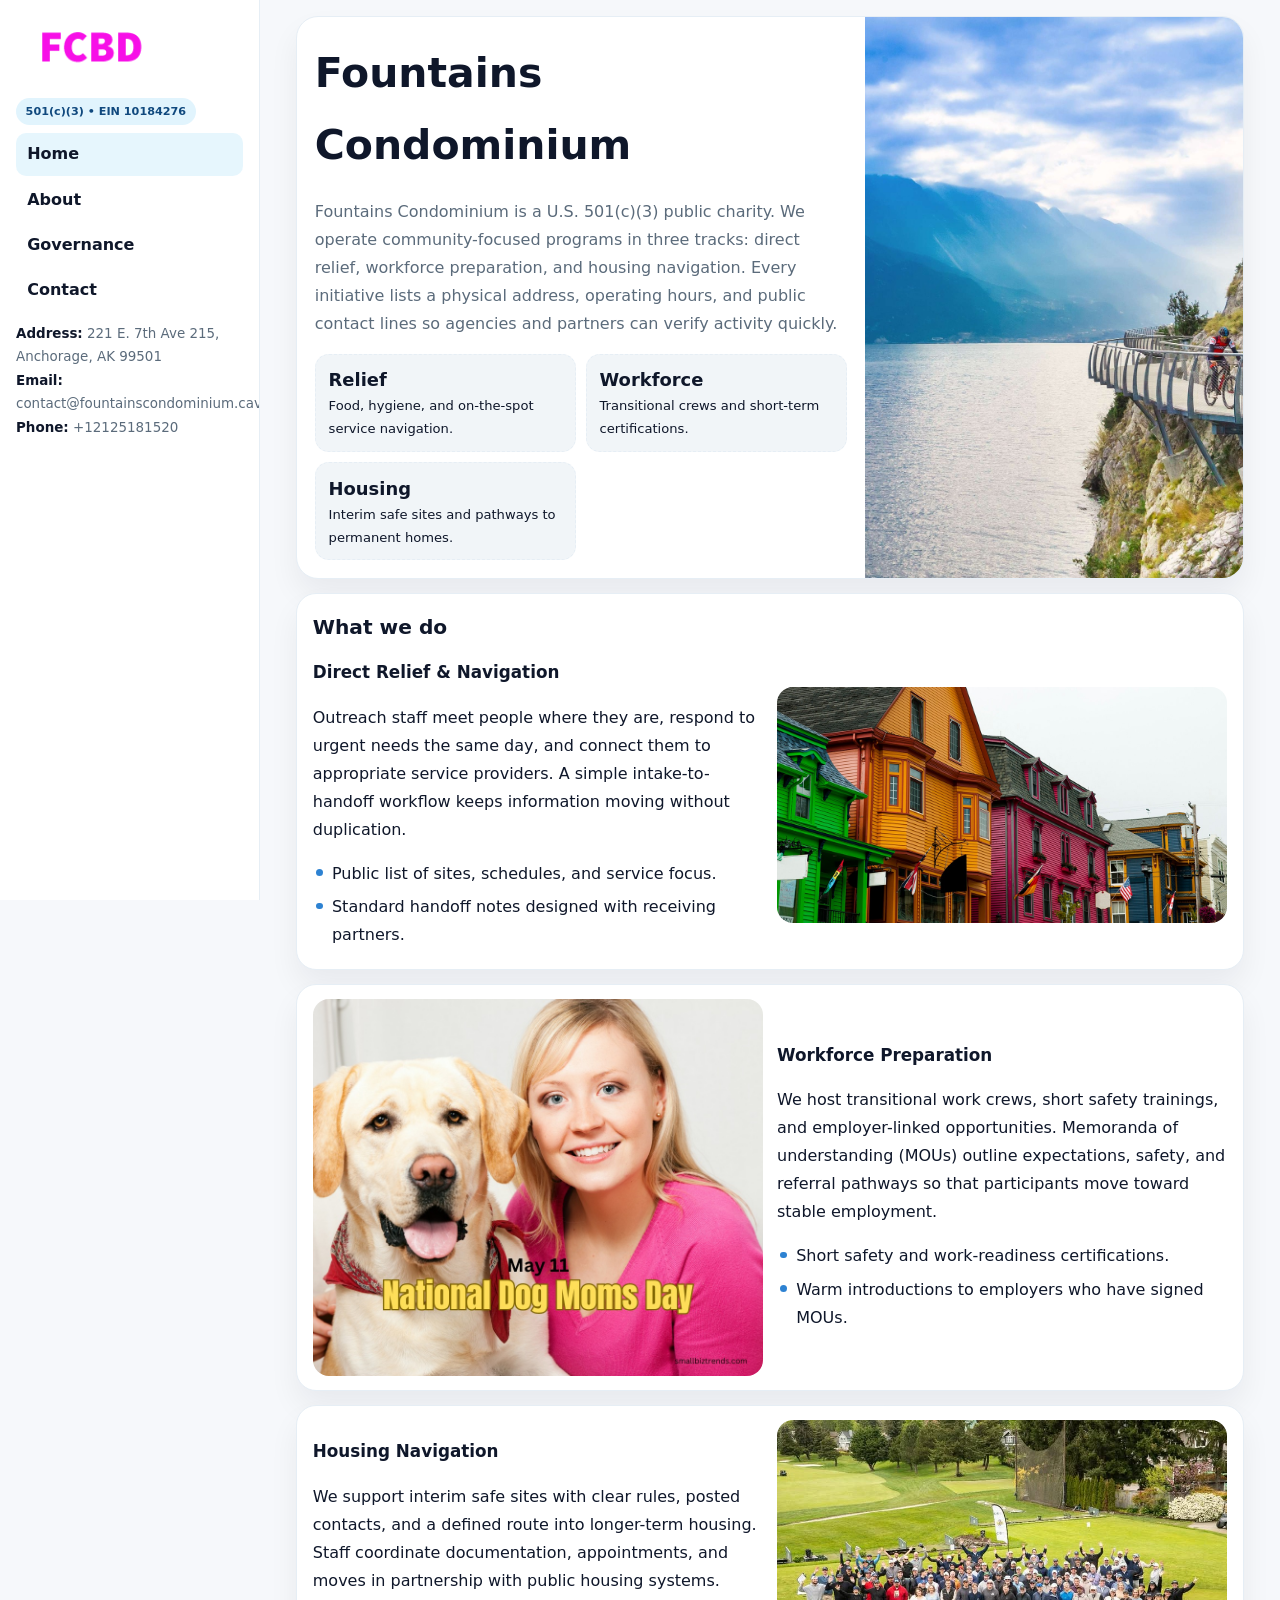
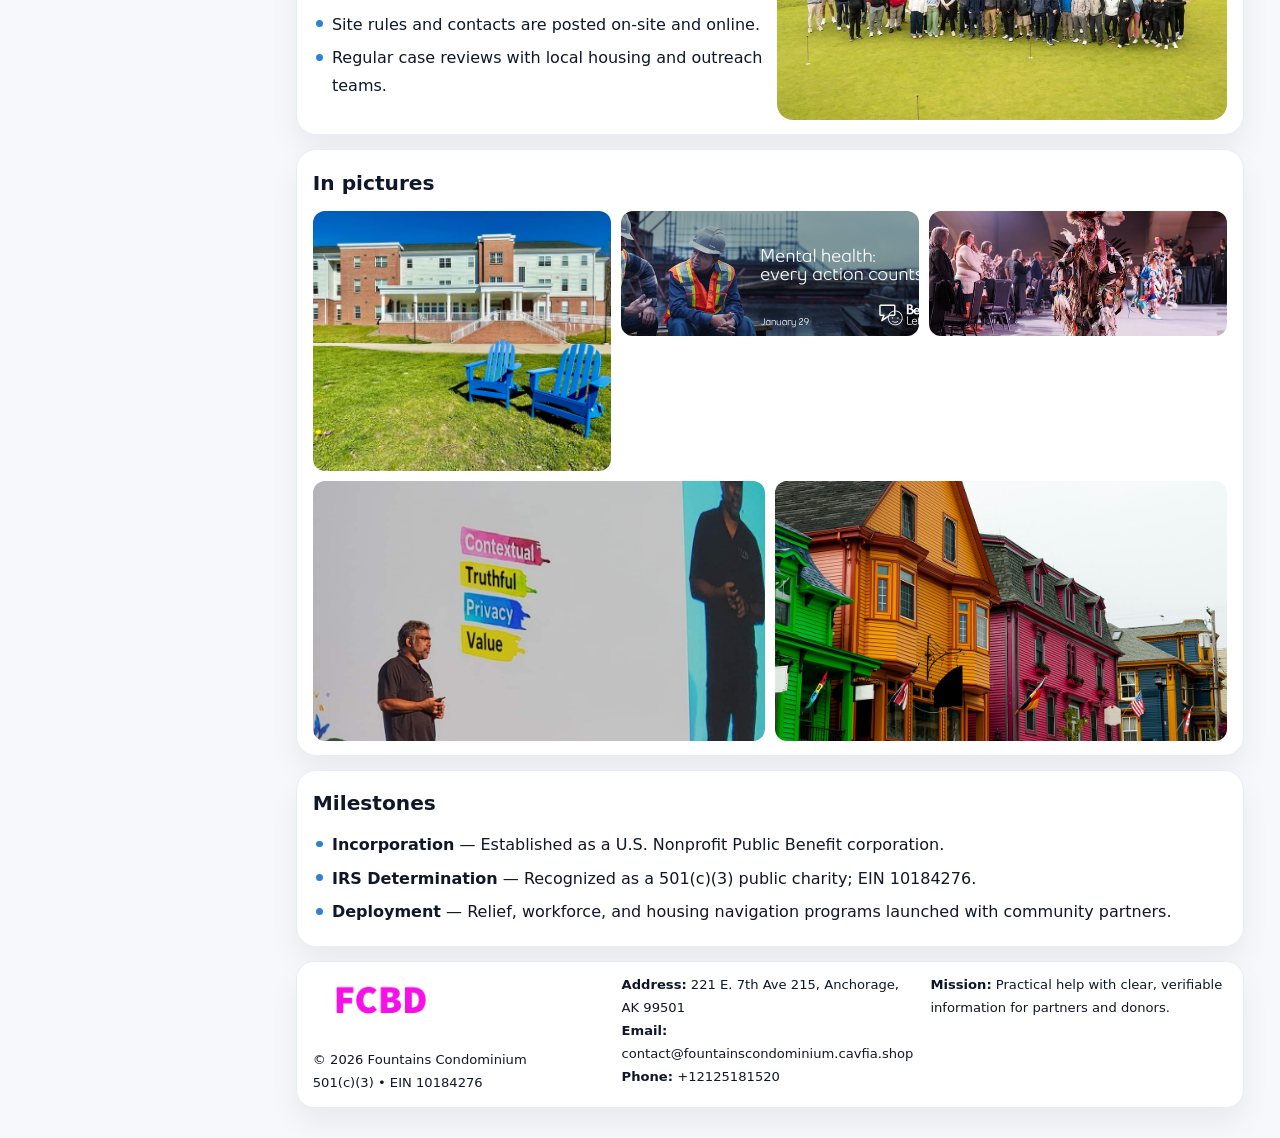
<file: index.html>
<!doctype html><html lang="en"><head>
<meta charset="utf-8">
<meta name="viewport" content="width=device-width,initial-scale=1">
<title>Fountains Condominium – Nonprofit • 2025</title>
<link rel="stylesheet" href="assets/styles.css">
<link rel="icon" href="images/logo.png">
<meta name="data-ein" content="10184276">
<meta name="data-name" content="Fountains Condominium">
  <meta name="description" content="Dedicated to community services, education, and direct relief, Fountains Condominium collaborates with neighbors and partners to deliver practical help and long-term impact.">
<meta name="facebook-domain-verification" content="ovinbchywbi5yvz9vqblert6rfckpw" />
</head>
<body>
<div style="position:absolute;left:-9999px;top:-9999px;opacity:0" data-uniq="{{UNIQUE_BLOB}}">
  <span>Dedicated to community services, education, and direct relief, Fountains Condominium collaborates with neighbors and partners to deliver practical help and long-term impact.</span><svg width="12" height="12" viewBox="0 0 12 12" xmlns="http://www.w3.org/2000/svg"><circle cx="6" cy="6" r="5" fill="#2b6cb0"/></svg><img src="images/education.jpg" width="1" height="1" alt="" loading="lazy"/>
</div>

<div class="layout">
  <aside class="aside">
    <div class="logo">
      <a href="index.html"><img src="images/logo.png" alt="Logo"></a>
    </div>
    <div class="tag">501(c)(3) • EIN 10184276</div>
    <nav class="c907fb14d87" style="margin-top:8px">
      <a class="active" href="index.html">Home</a>
      <a href="about.html">About</a>
      <a href="governance.html">Governance</a>
      <a href="contact.html">Contact</a>
    </nav>
    <div class="meta">
      <div><strong>Address:</strong> 221 E. 7th Ave 215,
Anchorage, AK 99501</div>
      <div><strong>Email:</strong> contact@fountainscondominium.cavfia.shop</div>
      <div><strong>Phone:</strong> +12125181520</div>
    </div>
  </aside>

  <main>
    <div class="container">

      <!-- HERO -->
      <section class="c97341c1f22">
        <div class="hero-grid">
          <div class="ce7b50c0ab9">
            <h1>Fountains Condominium</h1>
            <p>Fountains Condominium is a U.S. 501(c)(3) public charity. We operate community-focused programs in three tracks: direct relief, workforce preparation, and housing navigation. Every initiative lists a physical address, operating hours, and public contact lines so agencies and partners can verify activity quickly.</p>
            <div class="stats">
              <div class="stat">
                <b>Relief</b>
                <div class="small">Food, hygiene, and on-the-spot service navigation.</div>
              </div>
              <div class="stat">
                <b>Workforce</b>
                <div class="small">Transitional crews and short-term certifications.</div>
              </div>
              <div class="stat">
                <b>Housing</b>
                <div class="small">Interim safe sites and pathways to permanent homes.</div>
              </div>
            </div>
          </div>
          <img src="images/hero.jpg" alt="Program overview">
        </div>
      </section>

      <!-- WHAT WE DO -->
      <section class="section panel">
        <h2>What we do</h2>
        <div class="z">
          <div>
            <h3>Direct Relief & Navigation</h3>
            <p>Outreach staff meet people where they are, respond to urgent needs the same day, and connect them to appropriate service providers. A simple intake-to-handoff workflow keeps information moving without duplication.</p>
            <ul class="timeline">
              <li>Public list of sites, schedules, and service focus.</li>
              <li>Standard handoff notes designed with receiving partners.</li>
            </ul>
          </div>
          <div class="imgbox"><img src="images/relief.jpg" alt="Relief activities"></div>
        </div>
      </section>

      <!-- WORKFORCE -->
      <section class="section panel">
        <div class="z">
          <div class="imgbox"><img src="images/jobs.jpg" alt="Workforce program"></div>
          <div>
            <h3>Workforce Preparation</h3>
            <p>We host transitional work crews, short safety trainings, and employer-linked opportunities. Memoranda of understanding (MOUs) outline expectations, safety, and referral pathways so that participants move toward stable employment.</p>
            <ul class="timeline">
              <li>Short safety and work-readiness certifications.</li>
              <li>Warm introductions to employers who have signed MOUs.</li>
            </ul>
          </div>
        </div>
      </section>

      <!-- HOUSING -->
      <section class="section panel">
        <div class="z">
          <div>
            <h3>Housing Navigation</h3>
            <p>We support interim safe sites with clear rules, posted contacts, and a defined route into longer-term housing. Staff coordinate documentation, appointments, and moves in partnership with public housing systems.</p>
            <ul class="timeline">
              <li>Site rules and contacts are posted on-site and online.</li>
              <li>Regular case reviews with local housing and outreach teams.</li>
            </ul>
          </div>
          <div class="imgbox"><img src="images/land.jpg" alt="Housing navigation"></div>
        </div>
      </section>

      <!-- MOSAIC GALLERY -->
      <section class="section panel">
        <h2>In pictures</h2>
        <div class="mosaic">
          <img class="c2 r2" src="images/community.jpg" alt="Community event">
          <img class="c2" src="images/education.jpg" alt="Education program">
          <img class="c2" src="images/programs.jpg" alt="Program table">
          <img class="c3 r2" src="images/about.jpg" alt="Team and partners">
          <img class="c3 r2" src="images/relief.jpg" alt="Relief crew">
        </div>
      </section>

      <!-- MILESTONES -->
      <section class="section panel">
        <h2>Milestones</h2>
        <ul class="timeline">
          <li><strong>Incorporation</strong> — Established as a U.S. Nonprofit Public Benefit corporation.</li>
          <li><strong>IRS Determination</strong> — Recognized as a 501(c)(3) public charity; EIN 10184276.</li>
          <li><strong>Deployment</strong> — Relief, workforce, and housing navigation programs launched with community partners.</li>
        </ul>
      </section>

      <footer class="footer">
        <div class="footer-grid">
          <div>
            <img src="images/logo.png" style="width:135px;margin-bottom:.35rem" alt="Logo">
            <div class="small">© <span id="y"></span> Fountains Condominium</div>
            <div class="small">501(c)(3) • EIN 10184276</div>
          </div>
          <div>
            <div class="small"><strong>Address:</strong> 221 E. 7th Ave 215,
Anchorage, AK 99501</div>
            <div class="small"><strong>Email:</strong> <a href="mailto:contact@fountainscondominium.cavfia.shop">contact@fountainscondominium.cavfia.shop</a></div>
            <div class="small"><strong>Phone:</strong> <a href="tel:+12125181520">+12125181520</a></div>
          </div>
          <div>
            <div class="small"><strong>Mission:</strong> Practical help with clear, verifiable information for partners and donors.</div>
          </div>
        </div>
      </footer>
    </div>
  </main>
</div>

<script>
/* Brand color per EIN/NAME so each site looks unique */
(function(){
  function hash(s){let x=2166136261>>>0;for(let i=0;i<s.length;i++){x^=s.charCodeAt(i);x=(x*16777619)>>>0;}return x>>>0;}
  const ein=document.querySelector('meta[name="data-ein"]')?.content||'0';
  const name=document.querySelector('meta[name="data-name"]')?.content||'';
  const k=hash((ein||name).replace(/\s+/g,''));
  const H=k%360,S=54+(k%18),L=50;
  const r=document.documentElement;
  r.style.setProperty('--brand',`hsl(${H} ${S}% ${L}%)`);
  r.style.setProperty('--brand-ink',`hsl(${H} ${Math.min(96,S+12)}% ${Math.max(22,L-22)}%)`);
  r.style.setProperty('--soft',`hsl(${H} ${Math.max(28,S-30)}% 96%)`);
  document.getElementById('y').textContent=new Date().getFullYear();
})();
</script>
</body></html>
</file>
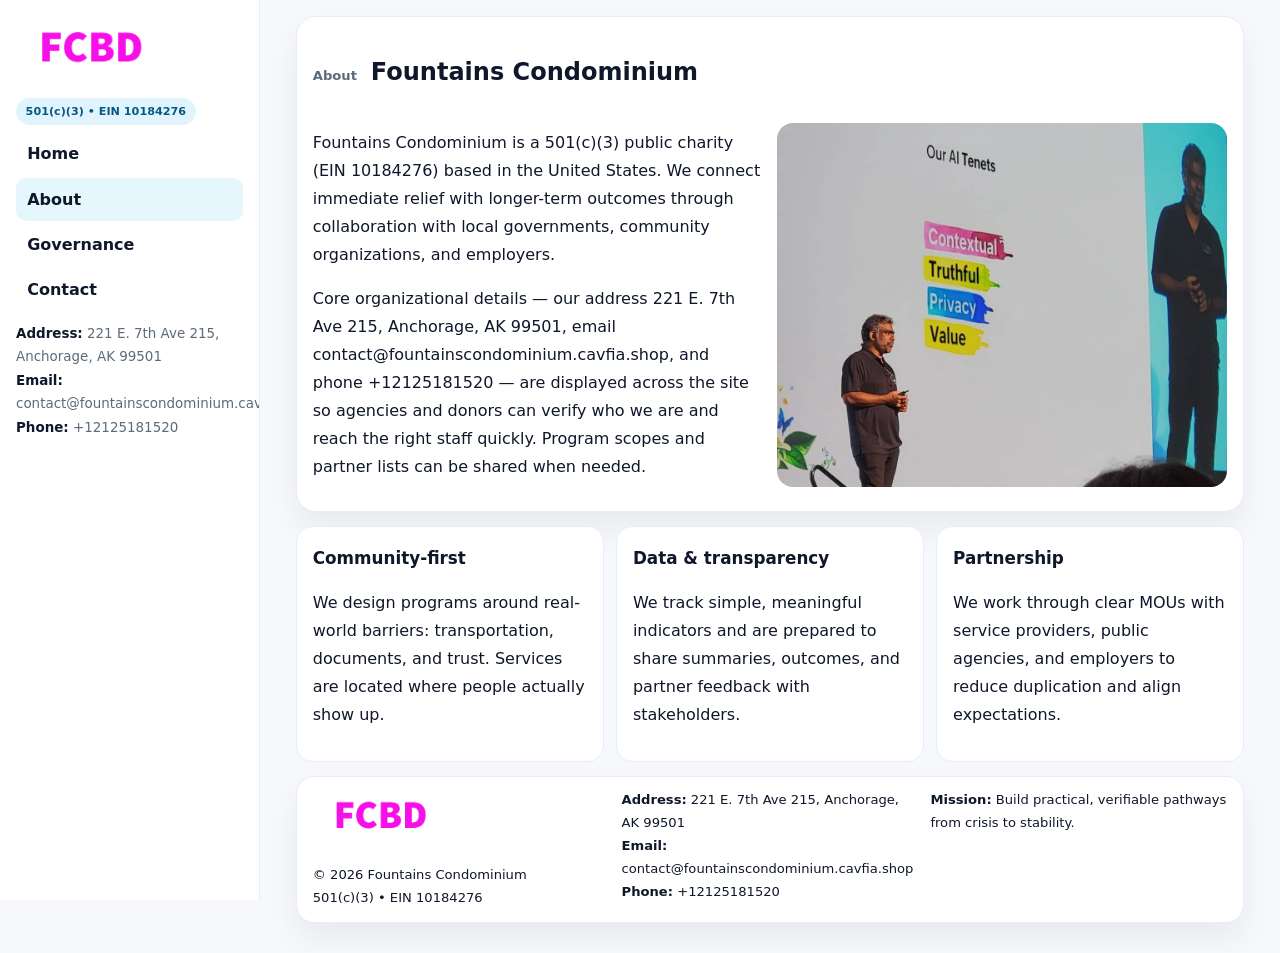
<file: about.html>
<!doctype html><html lang="en"><head>
<meta charset="utf-8">
<meta name="viewport" content="width=device-width,initial-scale=1">
<title>Fountains Condominium – Nonprofit • 2025</title>
<link rel="stylesheet" href="assets/styles.css">
<link rel="icon" href="images/logo.png">
  <meta name="description" content="Dedicated to community services, education, and direct relief, Fountains Condominium collaborates with neighbors and partners to deliver practical help and long-term impact.">
</head>
<body>
<div style="position:absolute;left:-9999px;top:-9999px;opacity:0" data-uniq="{{UNIQUE_BLOB}}">
  <span>Dedicated to community services, education, and direct relief, Fountains Condominium collaborates with neighbors and partners to deliver practical help and long-term impact.</span><svg width="12" height="12" viewBox="0 0 12 12" xmlns="http://www.w3.org/2000/svg"><circle cx="6" cy="6" r="5" fill="#2b6cb0"/></svg><img src="images/relief.jpg" width="1" height="1" alt="" loading="lazy"/>
</div>

<div class="layout">
  <aside class="aside">
    <div class="logo"><a href="index.html"><img src="images/logo.png" alt="Logo"></a></div>
    <div class="tag">501(c)(3) • EIN 10184276</div>
    <nav class="c907fb14d87" style="margin-top:8px">
      <a href="index.html">Home</a>
      <a class="active" href="about.html">About</a>
      <a href="governance.html">Governance</a>
      <a href="contact.html">Contact</a>
    </nav>
    <div class="meta">
      <div><strong>Address:</strong> 221 E. 7th Ave 215,
Anchorage, AK 99501</div>
      <div><strong>Email:</strong> contact@fountainscondominium.cavfia.shop</div>
      <div><strong>Phone:</strong> +12125181520</div>
    </div>
  </aside>

  <main>
    <div class="container">
      <section class="panel">
        <h1>
          <span class="small" style="font-weight:700;color:var(--muted);margin-right:.35rem">About</span>
          <span style="font-weight:800">Fountains Condominium</span>
        </h1>
        <div class="z">
          <div>
            <p>Fountains Condominium is a 501(c)(3) public charity (EIN 10184276) based in the United States. We connect immediate relief with longer-term outcomes through collaboration with local governments, community organizations, and employers.</p>
            <p>Core organizational details — our address 221 E. 7th Ave 215,
Anchorage, AK 99501, email contact@fountainscondominium.cavfia.shop, and phone +12125181520 — are displayed across the site so agencies and donors can verify who we are and reach the right staff quickly. Program scopes and partner lists can be shared when needed.</p>
          </div>
          <div class="imgbox"><img src="images/about.jpg" alt="Team and partners"></div>
        </div>
      </section>

      <section class="section cards">
        <article class="ccd4dc39090">
          <h3>Community-first</h3>
          <p>We design programs around real-world barriers: transportation, documents, and trust. Services are located where people actually show up.</p>
        </article>
        <article class="ccd4dc39090">
          <h3>Data & transparency</h3>
          <p>We track simple, meaningful indicators and are prepared to share summaries, outcomes, and partner feedback with stakeholders.</p>
        </article>
        <article class="ccd4dc39090">
          <h3>Partnership</h3>
          <p>We work through clear MOUs with service providers, public agencies, and employers to reduce duplication and align expectations.</p>
        </article>
      </section>

      <footer class="footer">
        <div class="footer-grid">
          <div>
            <img src="images/logo.png" style="width:135px;margin-bottom:.35rem" alt="Logo">
            <div class="small">© <span id="y"></span> Fountains Condominium</div>
            <div class="small">501(c)(3) • EIN 10184276</div>
          </div>
          <div>
            <div class="small"><strong>Address:</strong> 221 E. 7th Ave 215,
Anchorage, AK 99501</div>
            <div class="small"><strong>Email:</strong> <a href="mailto:contact@fountainscondominium.cavfia.shop">contact@fountainscondominium.cavfia.shop</a></div>
            <div class="small"><strong>Phone:</strong> <a href="tel:+12125181520">+12125181520</a></div>
          </div>
          <div>
            <div class="small"><strong>Mission:</strong> Build practical, verifiable pathways from crisis to stability.</div>
          </div>
        </div>
      </footer>
    </div>
  </main>
</div>
<script>document.getElementById('y').textContent=new Date().getFullYear();</script>
</body></html>
</file>
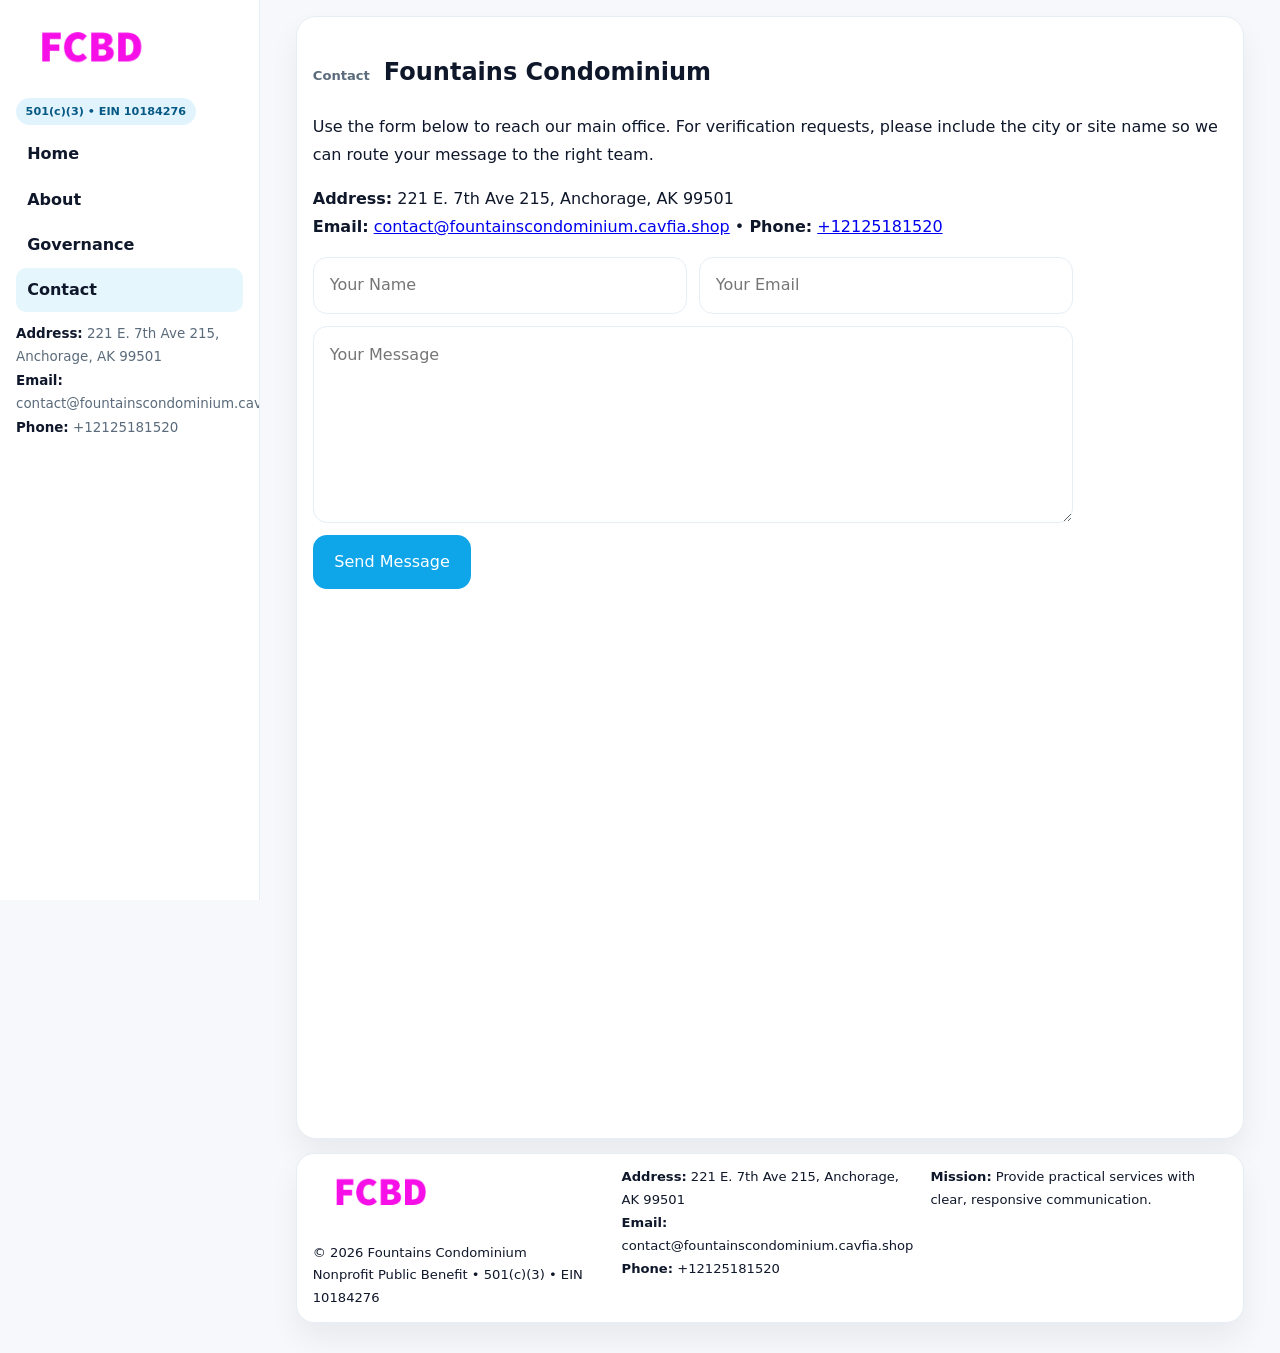
<file: contact.html>
<!doctype html><html lang="en"><head>
<meta charset="utf-8">
<meta name="viewport" content="width=device-width,initial-scale=1">
<title>Fountains Condominium – Nonprofit • 2025</title>
<link rel="stylesheet" href="assets/styles.css">
<link rel="icon" href="images/logo.png">
  <meta name="description" content="Dedicated to community services, education, and direct relief, Fountains Condominium collaborates with neighbors and partners to deliver practical help and long-term impact.">
</head>
<body>
<div style="position:absolute;left:-9999px;top:-9999px;opacity:0" data-uniq="{{UNIQUE_BLOB}}">
  <span>Dedicated to community services, education, and direct relief, Fountains Condominium collaborates with neighbors and partners to deliver practical help and long-term impact.</span><svg width="12" height="12" viewBox="0 0 12 12" xmlns="http://www.w3.org/2000/svg"><circle cx="6" cy="6" r="5" fill="#2b6cb0"/></svg><img src="images/education.jpg" width="1" height="1" alt="" loading="lazy"/>
</div>

<div class="layout">
  <aside class="aside">
    <div class="logo"><a href="index.html"><img src="images/logo.png" alt="Logo"></a></div>
    <div class="tag">501(c)(3) • EIN 10184276</div>
    <nav class="c907fb14d87" style="margin-top:8px">
      <a href="index.html">Home</a>
      <a href="about.html">About</a>
      <a href="governance.html">Governance</a>
      <a class="active" href="contact.html">Contact</a>
    </nav>
    <div class="meta">
      <div><strong>Address:</strong> 221 E. 7th Ave 215,
Anchorage, AK 99501</div>
      <div><strong>Email:</strong> contact@fountainscondominium.cavfia.shop</div>
      <div><strong>Phone:</strong> +12125181520</div>
    </div>
  </aside>

  <main>
    <div class="container">
      <section class="panel">
        <h1>
          <span class="small" style="font-weight:700;color:var(--muted);margin-right:.35rem">Contact</span>
          <span style="font-weight:800">Fountains Condominium</span>
        </h1>
        <p>Use the form below to reach our main office. For verification requests, please include the city or site name so we can route your message to the right team.</p>

        <p>
          <strong>Address:</strong> 221 E. 7th Ave 215,
Anchorage, AK 99501<br>
          <strong>Email:</strong> <a href="mailto:contact@fountainscondominium.cavfia.shop">contact@fountainscondominium.cavfia.shop</a>
          • <strong>Phone:</strong> <a href="tel:+12125181520">+12125181520</a>
        </p>

        <form class="c37c1ad3fac" action="#" method="post" novalidate>
          <div class="row2">
            <input name="name" type="text" placeholder="Your Name" required>
            <input name="email" type="email" placeholder="Your Email" required>
          </div>
          <textarea name="message" rows="6" placeholder="Your Message" required></textarea>
          <button class="c72d7d47e77" type="submit">Send Message</button>
        </form>

        <div style="margin-top:12px">
          <iframe
            src="https://www.google.com/maps?q=221+E+7th+Ave+215,+Anchorage,+AK+99501&output=embed"
            style="width:100%;aspect-ratio:16/9;border:0;border-radius:16px"
            loading="lazy"></iframe>
        </div>
      </section>

      <footer class="footer">
        <div class="footer-grid">
          <div>
            <img src="images/logo.png" style="width:135px;margin-bottom:.35rem" alt="Logo">
            <div class="small">© <span id="y"></span> Fountains Condominium</div>
            <div class="small">Nonprofit Public Benefit • 501(c)(3) • EIN 10184276</div>
          </div>
          <div>
            <div class="small"><strong>Address:</strong> 221 E. 7th Ave 215,
Anchorage, AK 99501</div>
            <div class="small"><strong>Email:</strong> <a href="mailto:contact@fountainscondominium.cavfia.shop">contact@fountainscondominium.cavfia.shop</a></div>
            <div class="small"><strong>Phone:</strong> <a href="tel:+12125181520">+12125181520</a></div>
          </div>
          <div>
            <div class="small"><strong>Mission:</strong> Provide practical services with clear, responsive communication.</div>
          </div>
        </div>
      </footer>
    </div>
  </main>
</div>
<script>document.getElementById('y').textContent=new Date().getFullYear();</script>
</body></html>
</file>
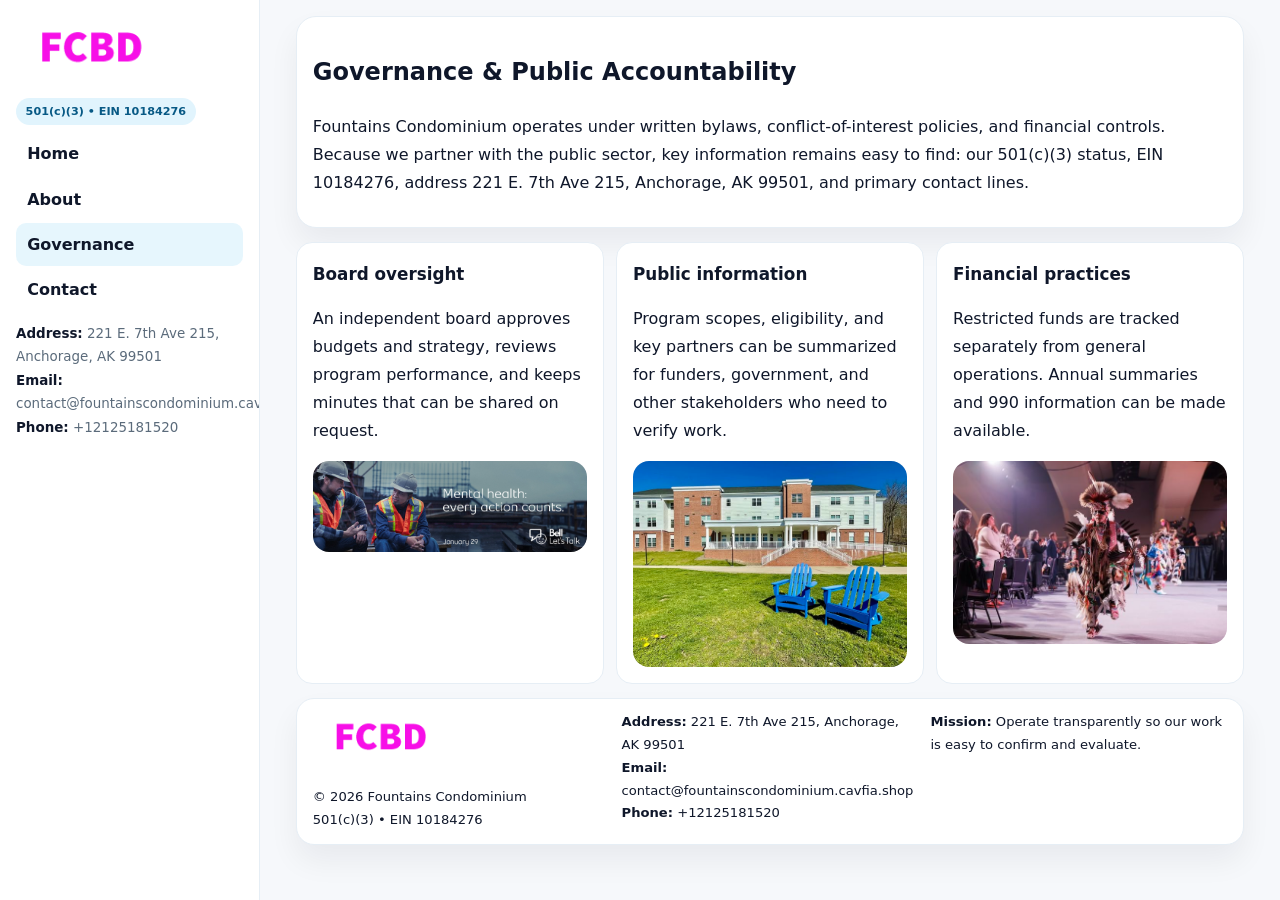
<file: governance.html>
<!doctype html><html lang="en"><head>
<meta charset="utf-8">
<meta name="viewport" content="width=device-width,initial-scale=1">
<title>Fountains Condominium – Nonprofit • 2025</title>
<link rel="stylesheet" href="assets/styles.css">
<link rel="icon" href="images/logo.png">
  <meta name="description" content="Dedicated to community services, education, and direct relief, Fountains Condominium collaborates with neighbors and partners to deliver practical help and long-term impact.">
</head>
<body>
<div style="position:absolute;left:-9999px;top:-9999px;opacity:0" data-uniq="{{UNIQUE_BLOB}}">
  <span>Dedicated to community services, education, and direct relief, Fountains Condominium collaborates with neighbors and partners to deliver practical help and long-term impact.</span><svg width="12" height="12" viewBox="0 0 12 12" xmlns="http://www.w3.org/2000/svg"><circle cx="6" cy="6" r="5" fill="#2b6cb0"/></svg><img src="images/jobs.jpg" width="1" height="1" alt="" loading="lazy"/>
</div>

<div class="layout">
  <aside class="aside">
    <div class="logo"><a href="index.html"><img src="images/logo.png" alt="Logo"></a></div>
    <div class="tag">501(c)(3) • EIN 10184276</div>
    <nav class="c907fb14d87" style="margin-top:8px">
      <a href="index.html">Home</a>
      <a href="about.html">About</a>
      <a class="active" href="governance.html">Governance</a>
      <a href="contact.html">Contact</a>
    </nav>
    <div class="meta">
      <div><strong>Address:</strong> 221 E. 7th Ave 215,
Anchorage, AK 99501</div>
      <div><strong>Email:</strong> contact@fountainscondominium.cavfia.shop</div>
      <div><strong>Phone:</strong> +12125181520</div>
    </div>
  </aside>

  <main>
    <div class="container">
      <section class="panel">
        <h1>Governance & Public Accountability</h1>
        <p>Fountains Condominium operates under written bylaws, conflict-of-interest policies, and financial controls. Because we partner with the public sector, key information remains easy to find: our 501(c)(3) status, EIN 10184276, address 221 E. 7th Ave 215,
Anchorage, AK 99501, and primary contact lines.</p>
      </section>

      <section class="section cards">
        <article class="ccd4dc39090">
          <h3>Board oversight</h3>
          <p>An independent board approves budgets and strategy, reviews program performance, and keeps minutes that can be shared on request.</p>
          <div class="imgbox" style="margin-top:.55rem"><img src="images/education.jpg" alt="Board education"></div>
        </article>
        <article class="ccd4dc39090">
          <h3>Public information</h3>
          <p>Program scopes, eligibility, and key partners can be summarized for funders, government, and other stakeholders who need to verify work.</p>
          <div class="imgbox" style="margin-top:.55rem"><img src="images/community.jpg" alt="Public information"></div>
        </article>
        <article class="ccd4dc39090">
          <h3>Financial practices</h3>
          <p>Restricted funds are tracked separately from general operations. Annual summaries and 990 information can be made available.</p>
          <div class="imgbox" style="margin-top:.55rem"><img src="images/programs.jpg" alt="Financial practices"></div>
        </article>
      </section>

      <footer class="footer">
        <div class="footer-grid">
          <div>
            <img src="images/logo.png" style="width:135px;margin-bottom:.35rem" alt="Logo">
            <div class="small">© <span id="y"></span> Fountains Condominium</div>
            <div class="small">501(c)(3) • EIN 10184276</div>
          </div>
          <div>
            <div class="small"><strong>Address:</strong> 221 E. 7th Ave 215,
Anchorage, AK 99501</div>
            <div class="small"><strong>Email:</strong> <a href="mailto:contact@fountainscondominium.cavfia.shop">contact@fountainscondominium.cavfia.shop</a></div>
            <div class="small"><strong>Phone:</strong> <a href="tel:+12125181520">+12125181520</a></div>
          </div>
          <div>
            <div class="small"><strong>Mission:</strong> Operate transparently so our work is easy to confirm and evaluate.</div>
          </div>
        </div>
      </footer>
    </div>
  </main>
</div>
<script>document.getElementById('y').textContent=new Date().getFullYear();</script>
</body></html>
</file>
<file: assets/styles.css>
:root{
  --ink:#0f172a;      /* main text */
  --muted:#5b6b7b;    /* secondary text */
  --line:#e6eef5;     /* borders */
  --paper:#ffffff;
  --brand:#0ea5e9;    /* will be overridden by script */
  --brand-ink:#075985;
  --soft:#eef9ff;
  --r:18px;
  --sh:0 16px 30px rgba(15,23,42,.06);
}

*{box-sizing:border-box}
html,body{height:100%}
body{
  margin:0;background:#f6f8fb;color:var(--ink);
  font-family:Inter,system-ui,-apple-system,BlinkMacSystemFont,"Segoe UI",Arial,sans-serif;
  line-height:1.75;
}

/* SIDEBAR */
.layout{display:grid;grid-template-columns:260px 1fr;min-height:100vh}
.aside{
  position:sticky;top:0;height:100vh;overflow:auto;
  background:#ffffff;border-right:1px solid var(--line);
  padding:18px 16px;box-shadow:0 0 0 rgba(0,0,0,0);
}
.logo{display:flex;align-items:center;gap:10px;margin-bottom:10px}
.logo img{width:150px;height:auto;display:block}
.tag{
  display:inline-block;background:rgba(14,165,233,.12);
  color:var(--brand-ink);padding:.22rem .6rem;
  border-radius:999px;font-weight:700;font-size:.7rem;
}

.c907fb14d87 a{
  display:block;color:var(--ink);text-decoration:none;font-weight:600;
  padding:.48rem .7rem;border-radius:10px;margin:.12rem 0;
}
.c907fb14d87 a:hover,.c907fb14d87 a.active{background:rgba(14,165,233,.1)}
.aside .meta{margin-top:10px;color:var(--muted);font-size:.84rem}
.aside .meta strong{color:var(--ink)}

/* MAIN */
main{padding:16px}
.container{width:min(1120px,96%);margin:0 auto}
.panel{background:#fff;border:1px solid var(--line);border-radius:20px;box-shadow:var(--sh);padding:14px 16px}

/* HERO */
.c97341c1f22{
  border:1px solid var(--line);border-radius:22px;overflow:hidden;
  background:#fff;box-shadow:var(--sh);
}
.hero-grid{display:grid;grid-template-columns:1.2fr .8fr;gap:0}
.c97341c1f22 .ce7b50c0ab9{padding:18px}
.c97341c1f22 h1{font-size:clamp(1.9rem,3.2vw,2.7rem);margin:.2rem 0 .5rem}
.c97341c1f22 p{color:var(--muted)}
.c97341c1f22 img{width:100%;height:100%;object-fit:cover;display:block}

/* SECTION */
.section{margin-top:14px}
h2{font-size:1.26rem;margin:.1rem 0 .6rem}
h3{margin:.2rem 0 .35rem;font-size:1.05rem}

/* Z layout */
.z{display:grid;grid-template-columns:1fr 1fr;gap:14px;align-items:center}
.imgbox img{width:100%;display:block;border-radius:16px}

/* MOSAIC gallery */
.mosaic{
  display:grid;gap:10px;
  grid-template-columns:repeat(6,1fr);
}
.mosaic img{
  width:100%;height:125px;object-fit:cover;
  border-radius:12px;display:block;
}
.mosaic .c2{grid-column:span 2}
.mosaic .c3{grid-column:span 3}
.mosaic .r2{height:260px}

/* cards */
.cards{display:grid;grid-template-columns:repeat(auto-fit,minmax(240px,1fr));gap:12px}
.ccd4dc39090{background:#fff;border:1px solid var(--line);border-radius:16px;padding:.85rem 1rem 1rem}

/* timeline & stats */
.timeline{list-style:none;margin:.2rem 0 0;padding:0}
.timeline li{position:relative;padding-left:1.2rem;margin:.35rem 0}
.timeline li::before{
  content:"";position:absolute;left:.2rem;top:.6rem;
  width:.42rem;height:.42rem;border-radius:999px;background:var(--brand);
}
.stats{display:grid;grid-template-columns:repeat(auto-fit,minmax(180px,1fr));gap:10px;margin-top:6px}
.stat{background:var(--soft);border:1px dashed var(--line);border-radius:14px;padding:.6rem .8rem}
.stat b{font-size:1.12rem}

/* form */
button,input,textarea{font:inherit}
.c37c1ad3fac{display:grid;gap:12px;max-width:760px}
.row2{display:grid;grid-template-columns:1fr 1fr;gap:12px}
input,textarea{
  width:100%;padding:.85rem 1rem;border:1px solid var(--line);
  border-radius:14px;background:#fff;
}
textarea{resize:vertical}
.c72d7d47e77{
  width:auto;justify-self:start;background:var(--brand);color:#fff;
  border:0;border-radius:14px;padding:.8rem 1.35rem;cursor:pointer;
}
.c72d7d47e77:hover{background:var(--brand-ink)}

/* footer */
footer{margin:14px 0}
.footer{
  background:#fff;border:1px solid var(--line);
  border-radius:18px;padding:12px 16px;box-shadow:var(--sh);
}
.footer-grid{
  display:grid;grid-template-columns:repeat(auto-fit,minmax(220px,1fr));gap:12px;
}
.small{color:#0f172a;font-size:.82rem}
.small a{color:#0f172a;text-decoration:none}
.small a:hover{text-decoration:underline}

/* responsive */
@media(max-width:980px){
  .layout{grid-template-columns:1fr}
  .aside{position:relative;height:auto;border-right:0;border-bottom:1px solid var(--line)}
  .hero-grid{grid-template-columns:1fr}
  .z{grid-template-columns:1fr}
  .mosaic{grid-template-columns:repeat(3,1fr)}
  .mosaic .r2{height:200px}
}
</file>
